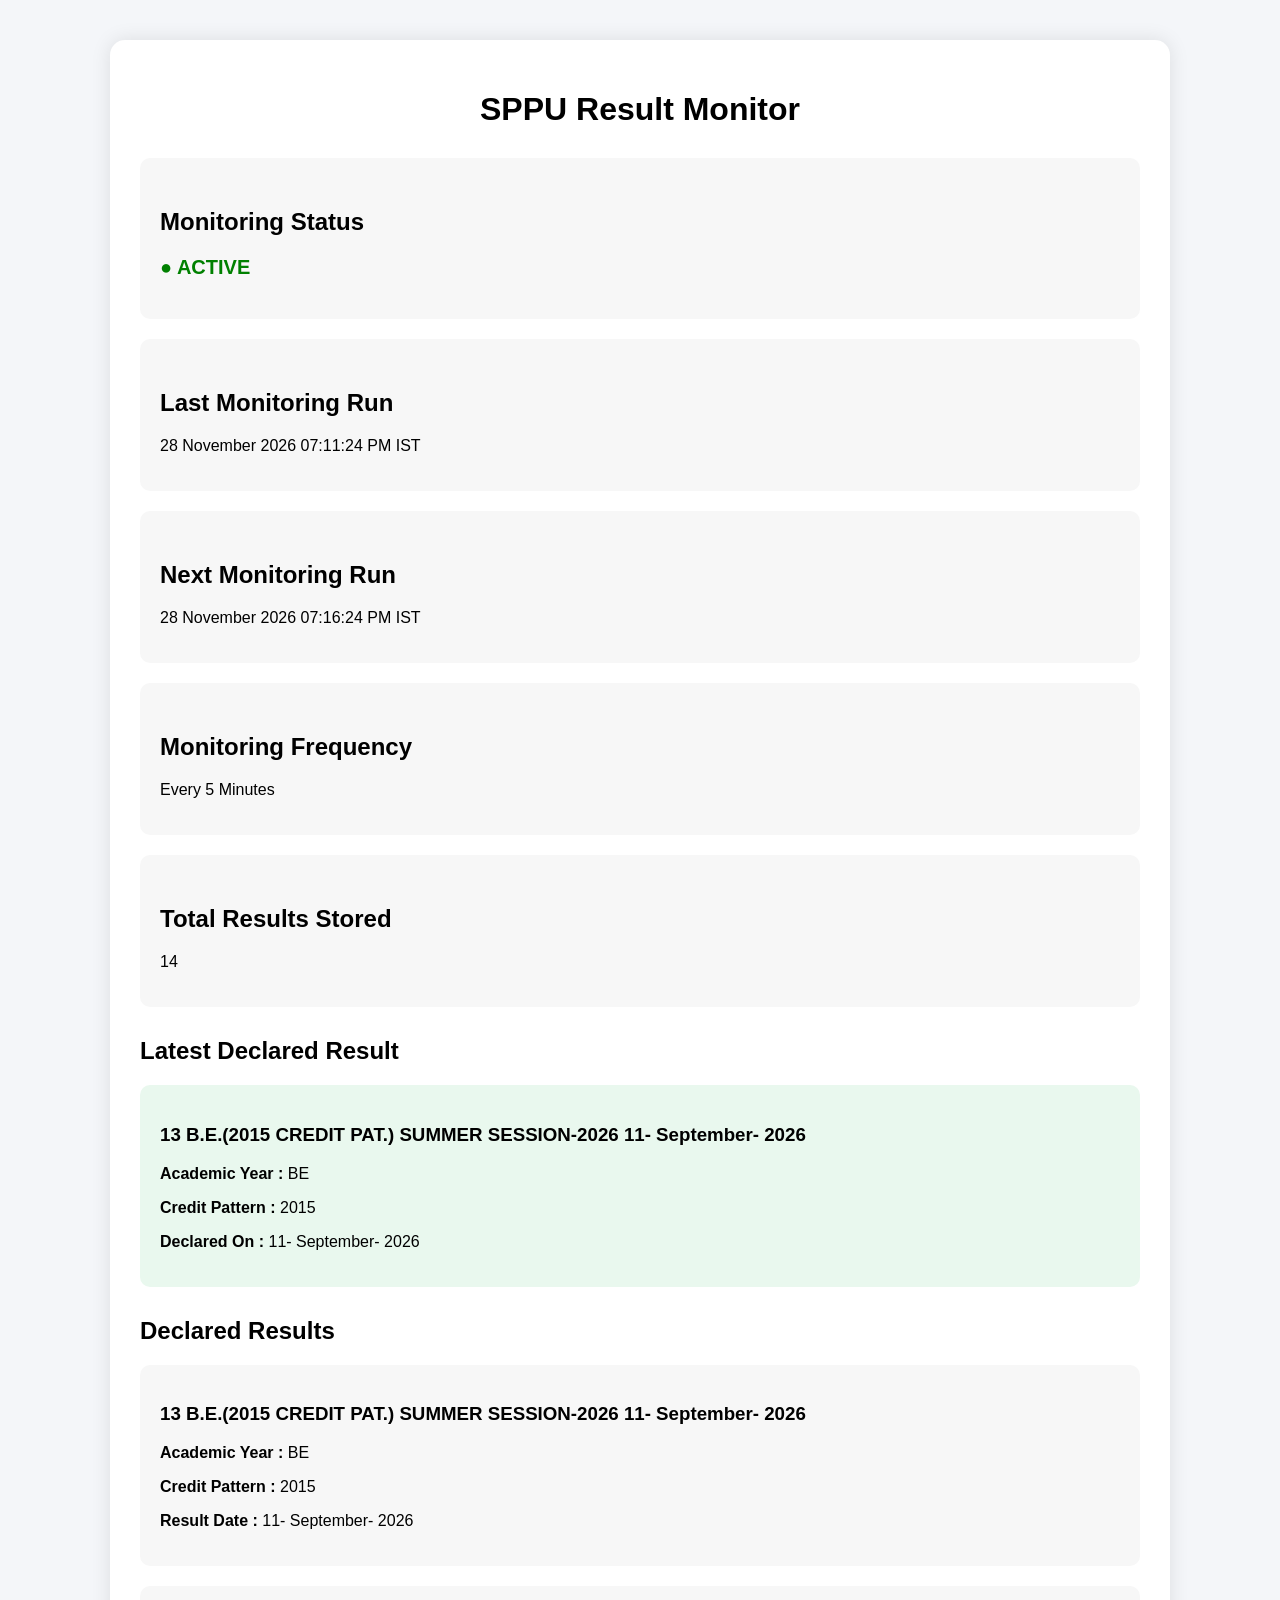
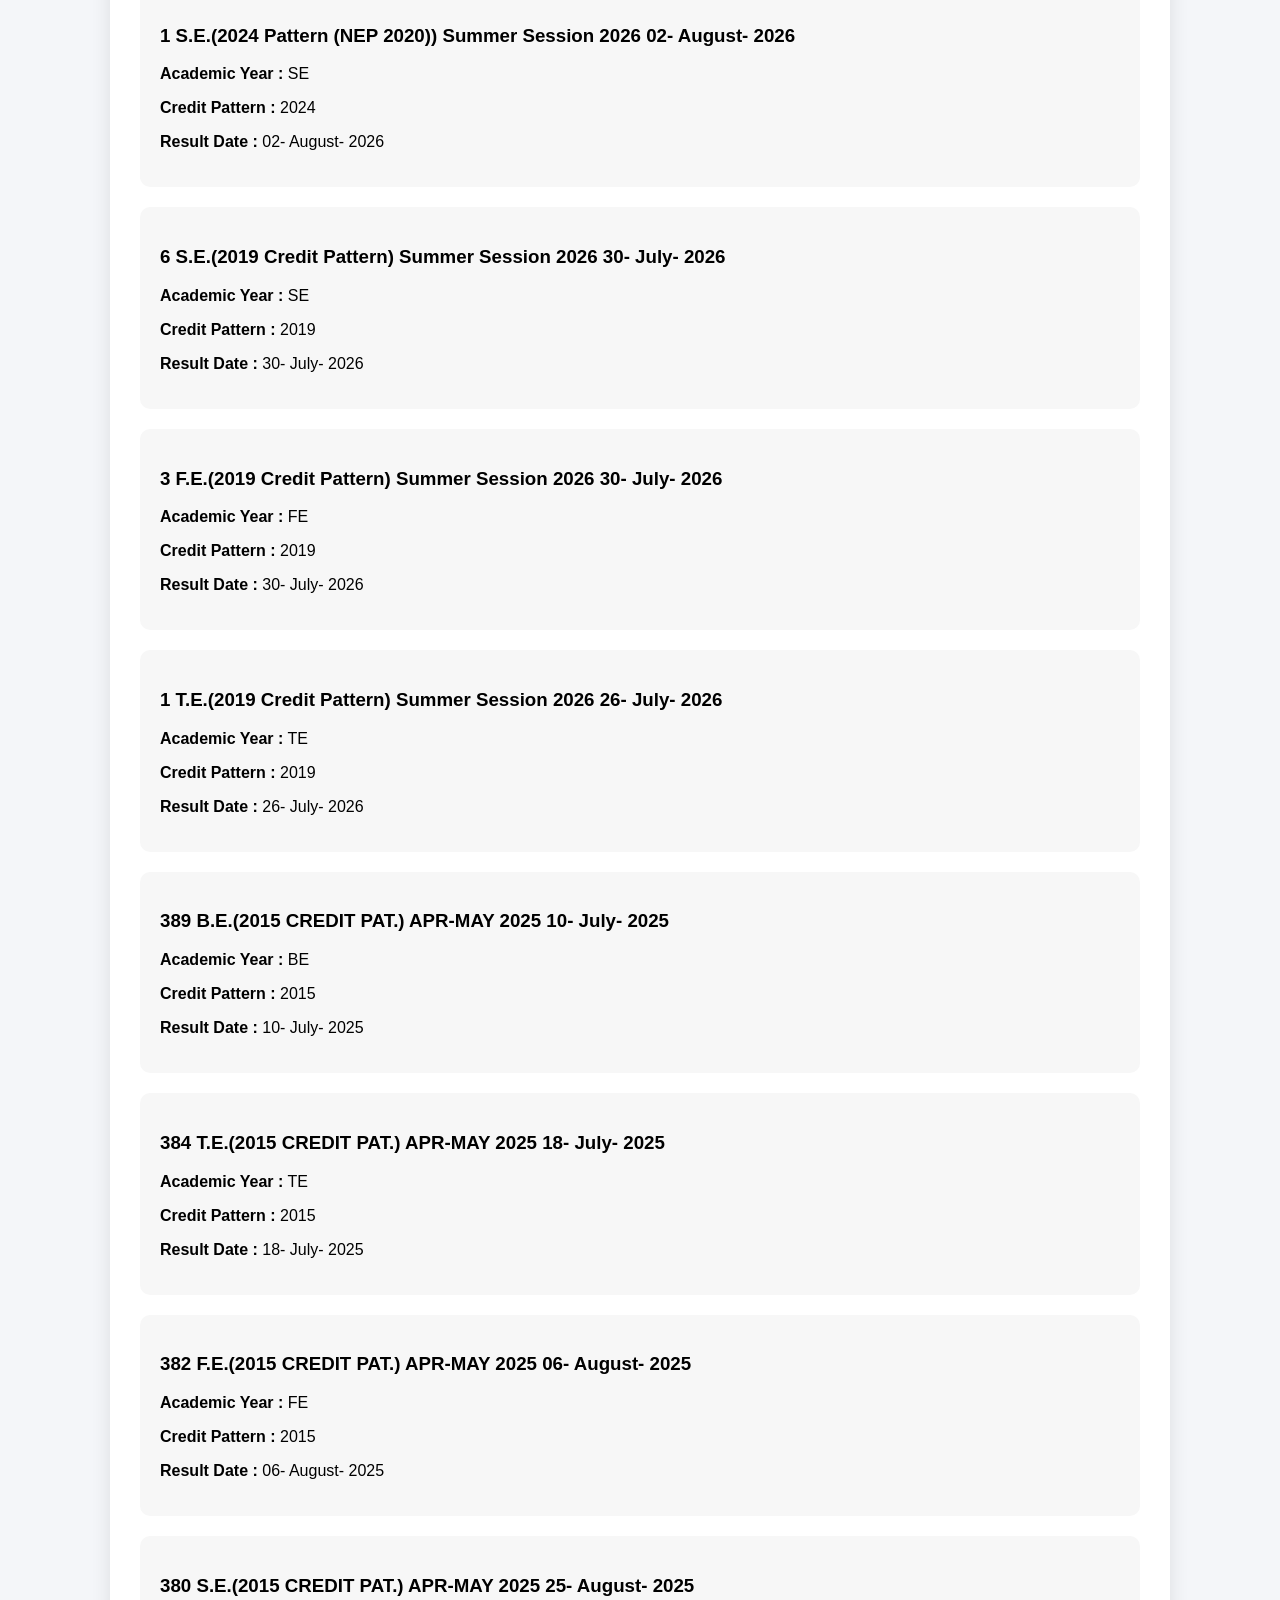
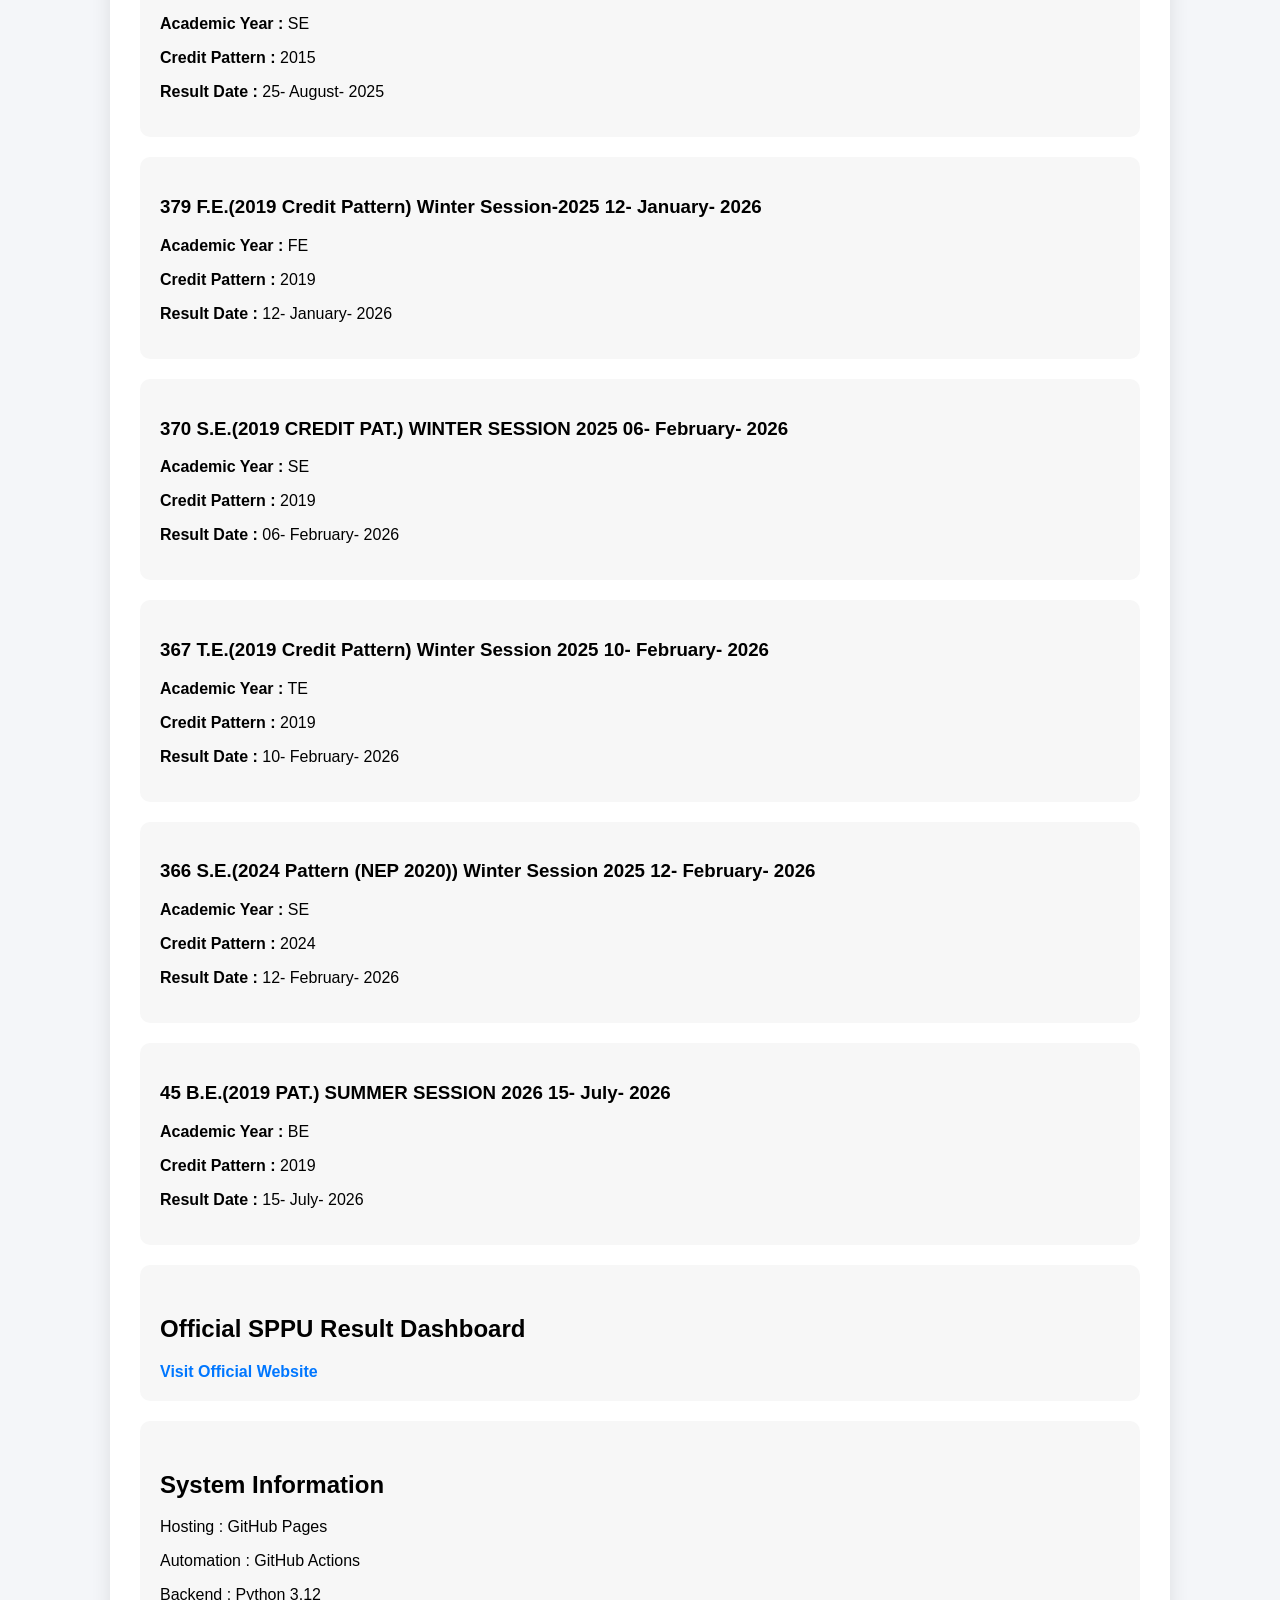
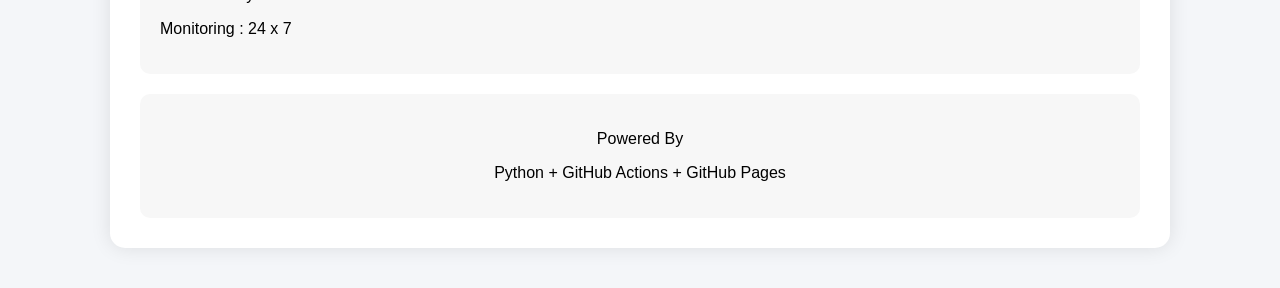
<file: docs/index.html>
<!DOCTYPE html>

<html>

<head>

<meta charset="UTF-8">

<meta name="viewport"
content="width=device-width, initial-scale=1.0">

<title>
SPPU Result Monitor
</title>

<link rel="stylesheet"
href="style.css">

</head>

<body>

<div class="container">

<h1>
SPPU Result Monitor
</h1>


<div class="status-box">

<h2>
Monitoring Status
</h2>

<p class="active-status">
● ACTIVE
</p>

</div>


<div class="info-box">

<h2>
Last Monitoring Run
</h2>

<p>
28 November 2026 07:11:24 PM IST
</p>

</div>


<div class="info-box">

<h2>
Next Monitoring Run
</h2>

<p>
28 November 2026 07:16:24 PM IST
</p>

</div>


<div class="info-box">

<h2>
Monitoring Frequency
</h2>

<p>
Every 5 Minutes
</p>

</div>


<div class="info-box">

<h2>
Total Results Stored
</h2>

<p>
14
</p>

</div>


<h2>
Latest Declared Result
</h2>


            <div class="latest-result">

                <h3>13 B.E.(2015 CREDIT PAT.) SUMMER SESSION-2026 11- September- 2026</h3>

                <p>
                <b>Academic Year :</b>
                BE
                </p>

                <p>
                <b>Credit Pattern :</b>
                2015
                </p>

                <p>
                <b>Declared On :</b>
                11- September- 2026
                </p>

            </div>
            


<h2>
Declared Results
</h2>



            <div class="result-card">

                <h3>
                13 B.E.(2015 CREDIT PAT.) SUMMER SESSION-2026 11- September- 2026
                </h3>

                <p>
                <b>Academic Year :</b>
                BE
                </p>

                <p>
                <b>Credit Pattern :</b>
                2015
                </p>

                <p>
                <b>Result Date :</b>
                11- September- 2026
                </p>

            </div>

            

            <div class="result-card">

                <h3>
                1 S.E.(2024 Pattern (NEP 2020)) Summer Session 2026 02- August- 2026
                </h3>

                <p>
                <b>Academic Year :</b>
                SE
                </p>

                <p>
                <b>Credit Pattern :</b>
                2024
                </p>

                <p>
                <b>Result Date :</b>
                02- August- 2026
                </p>

            </div>

            

            <div class="result-card">

                <h3>
                6 S.E.(2019 Credit Pattern) Summer Session 2026 30- July- 2026
                </h3>

                <p>
                <b>Academic Year :</b>
                SE
                </p>

                <p>
                <b>Credit Pattern :</b>
                2019
                </p>

                <p>
                <b>Result Date :</b>
                30- July- 2026
                </p>

            </div>

            

            <div class="result-card">

                <h3>
                3 F.E.(2019 Credit Pattern) Summer Session 2026 30- July- 2026
                </h3>

                <p>
                <b>Academic Year :</b>
                FE
                </p>

                <p>
                <b>Credit Pattern :</b>
                2019
                </p>

                <p>
                <b>Result Date :</b>
                30- July- 2026
                </p>

            </div>

            

            <div class="result-card">

                <h3>
                1 T.E.(2019 Credit Pattern) Summer Session 2026 26- July- 2026
                </h3>

                <p>
                <b>Academic Year :</b>
                TE
                </p>

                <p>
                <b>Credit Pattern :</b>
                2019
                </p>

                <p>
                <b>Result Date :</b>
                26- July- 2026
                </p>

            </div>

            

            <div class="result-card">

                <h3>
                389 B.E.(2015 CREDIT PAT.) APR-MAY 2025 10- July- 2025
                </h3>

                <p>
                <b>Academic Year :</b>
                BE
                </p>

                <p>
                <b>Credit Pattern :</b>
                2015
                </p>

                <p>
                <b>Result Date :</b>
                10- July- 2025
                </p>

            </div>

            

            <div class="result-card">

                <h3>
                384 T.E.(2015 CREDIT PAT.) APR-MAY 2025 18- July- 2025
                </h3>

                <p>
                <b>Academic Year :</b>
                TE
                </p>

                <p>
                <b>Credit Pattern :</b>
                2015
                </p>

                <p>
                <b>Result Date :</b>
                18- July- 2025
                </p>

            </div>

            

            <div class="result-card">

                <h3>
                382 F.E.(2015 CREDIT PAT.) APR-MAY 2025 06- August- 2025
                </h3>

                <p>
                <b>Academic Year :</b>
                FE
                </p>

                <p>
                <b>Credit Pattern :</b>
                2015
                </p>

                <p>
                <b>Result Date :</b>
                06- August- 2025
                </p>

            </div>

            

            <div class="result-card">

                <h3>
                380 S.E.(2015 CREDIT PAT.) APR-MAY 2025 25- August- 2025
                </h3>

                <p>
                <b>Academic Year :</b>
                SE
                </p>

                <p>
                <b>Credit Pattern :</b>
                2015
                </p>

                <p>
                <b>Result Date :</b>
                25- August- 2025
                </p>

            </div>

            

            <div class="result-card">

                <h3>
                379 F.E.(2019 Credit Pattern) Winter Session-2025 12- January- 2026
                </h3>

                <p>
                <b>Academic Year :</b>
                FE
                </p>

                <p>
                <b>Credit Pattern :</b>
                2019
                </p>

                <p>
                <b>Result Date :</b>
                12- January- 2026
                </p>

            </div>

            

            <div class="result-card">

                <h3>
                370 S.E.(2019 CREDIT PAT.) WINTER SESSION 2025 06- February- 2026
                </h3>

                <p>
                <b>Academic Year :</b>
                SE
                </p>

                <p>
                <b>Credit Pattern :</b>
                2019
                </p>

                <p>
                <b>Result Date :</b>
                06- February- 2026
                </p>

            </div>

            

            <div class="result-card">

                <h3>
                367 T.E.(2019 Credit Pattern) Winter Session 2025 10- February- 2026
                </h3>

                <p>
                <b>Academic Year :</b>
                TE
                </p>

                <p>
                <b>Credit Pattern :</b>
                2019
                </p>

                <p>
                <b>Result Date :</b>
                10- February- 2026
                </p>

            </div>

            

            <div class="result-card">

                <h3>
                366 S.E.(2024 Pattern (NEP 2020)) Winter Session 2025 12- February- 2026
                </h3>

                <p>
                <b>Academic Year :</b>
                SE
                </p>

                <p>
                <b>Credit Pattern :</b>
                2024
                </p>

                <p>
                <b>Result Date :</b>
                12- February- 2026
                </p>

            </div>

            

            <div class="result-card">

                <h3>
                45 B.E.(2019 PAT.) SUMMER SESSION 2026 15- July- 2026
                </h3>

                <p>
                <b>Academic Year :</b>
                BE
                </p>

                <p>
                <b>Credit Pattern :</b>
                2019
                </p>

                <p>
                <b>Result Date :</b>
                15- July- 2026
                </p>

            </div>

            


<div class="official-link">

<h2>
Official SPPU Result Dashboard
</h2>

<a href="https://onlineresults.unipune.ac.in/Result/Dashboard/Default"
target="_blank">

Visit Official Website

</a>

</div>


<div class="system-info">

<h2>
System Information
</h2>

<p>
Hosting : GitHub Pages
</p>

<p>
Automation : GitHub Actions
</p>

<p>
Backend : Python 3.12
</p>

<p>
Monitoring : 24 x 7
</p>

</div>


<div class="footer">

<p>
Powered By
</p>

<p>
Python + GitHub Actions + GitHub Pages
</p>

</div>

</div>

</body>

</html>
</file>
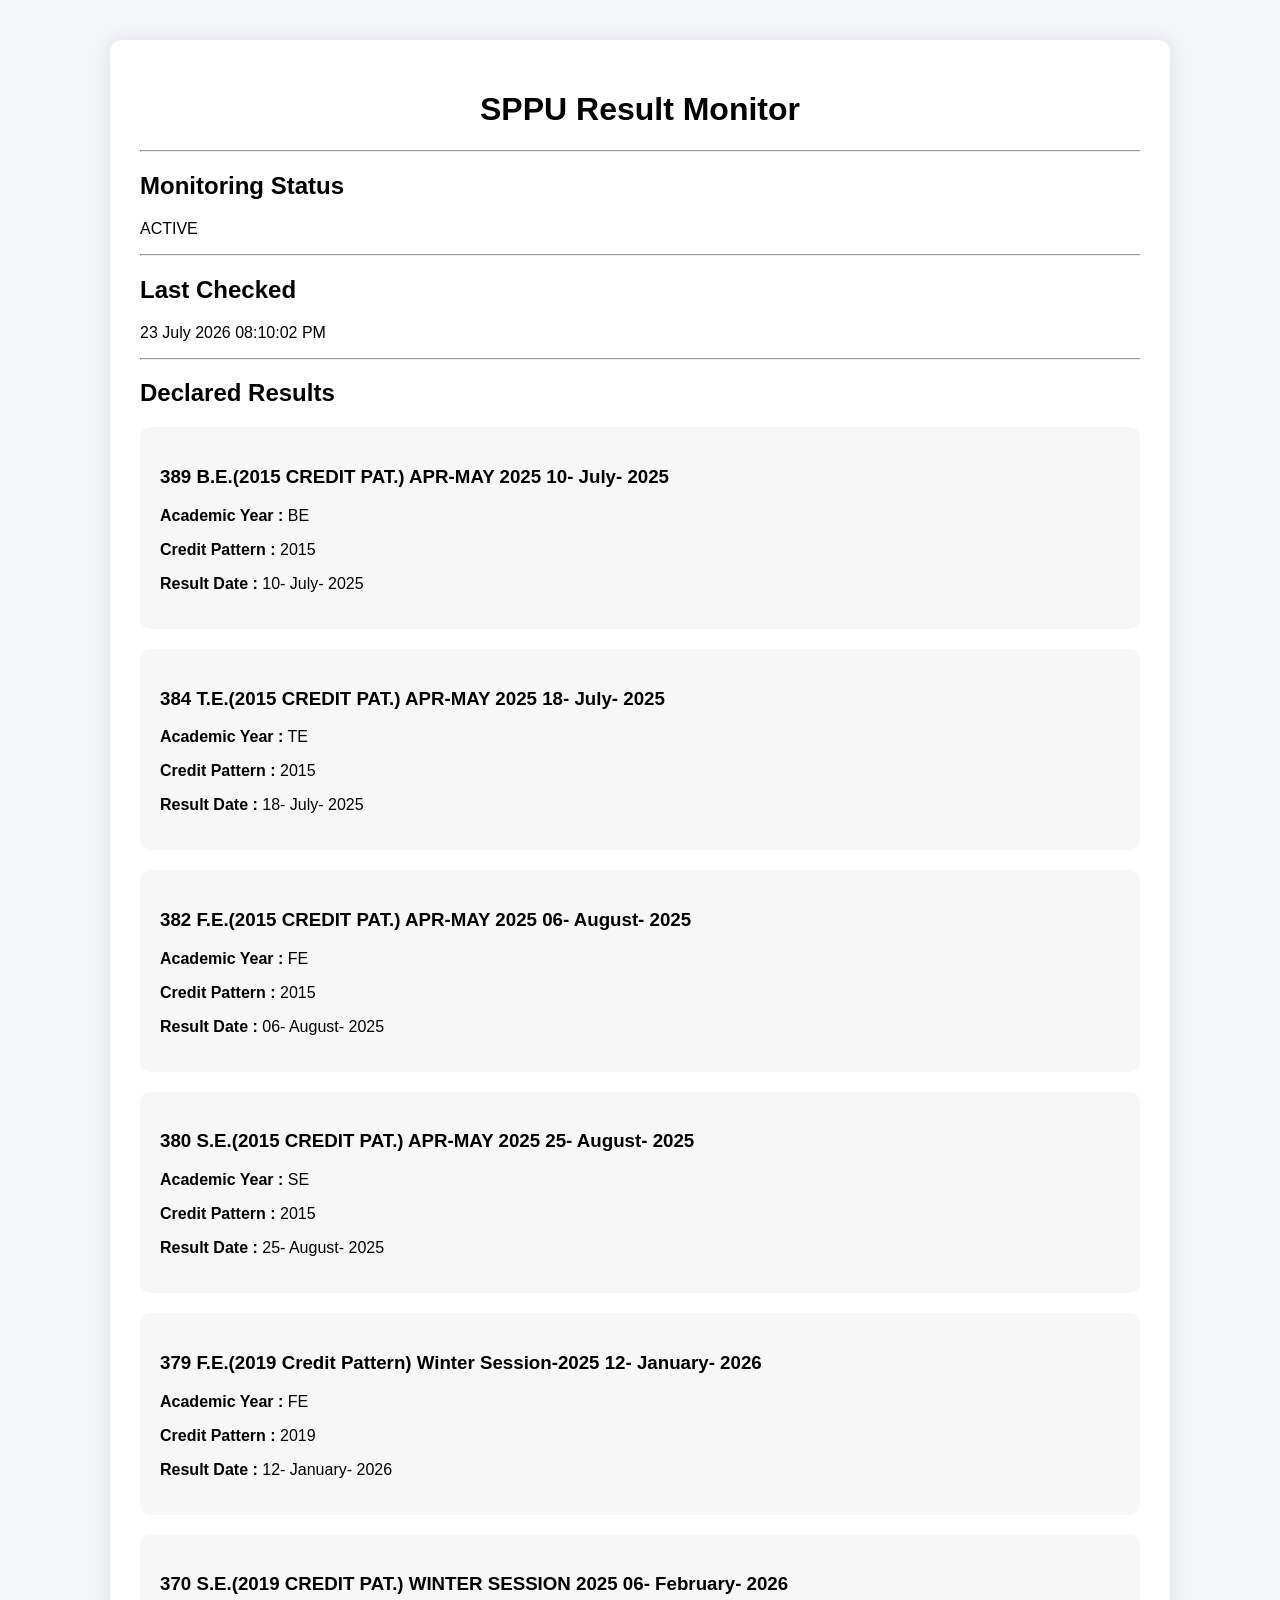
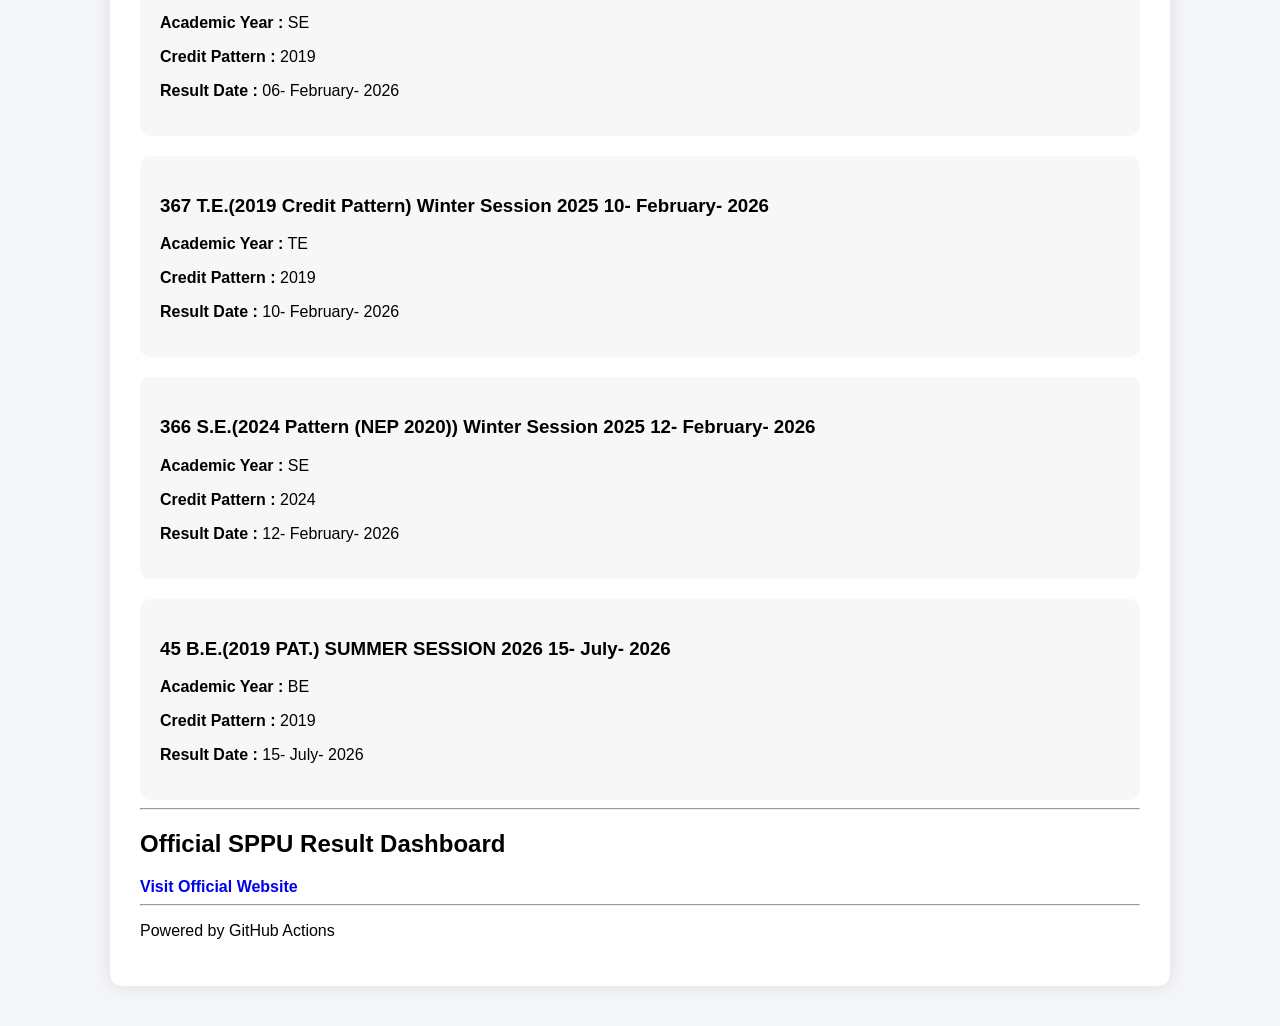
<file: website/index.html>
<!DOCTYPE html>

<html>

<head>

<title>
SPPU Result Monitor
</title>

<link
rel="stylesheet"
href="style.css"
>

</head>

<body>

<div class="container">

<h1>
SPPU Result Monitor
</h1>

<hr>

<h2>
Monitoring Status
</h2>

<p>
ACTIVE
</p>

<hr>

<h2>
Last Checked
</h2>

<p>
23 July 2026 08:10:02 PM
</p>

<hr>

<h2>
Declared Results
</h2>



            <div class="result-card">

                <h3>
                    389 B.E.(2015 CREDIT PAT.) APR-MAY 2025 10- July- 2025
                </h3>

                <p>
                    <b>Academic Year :</b>
                    BE
                </p>

                <p>
                    <b>Credit Pattern :</b>
                    2015
                </p>

                <p>
                    <b>Result Date :</b>
                    10- July- 2025
                </p>

            </div>

            

            <div class="result-card">

                <h3>
                    384 T.E.(2015 CREDIT PAT.) APR-MAY 2025 18- July- 2025
                </h3>

                <p>
                    <b>Academic Year :</b>
                    TE
                </p>

                <p>
                    <b>Credit Pattern :</b>
                    2015
                </p>

                <p>
                    <b>Result Date :</b>
                    18- July- 2025
                </p>

            </div>

            

            <div class="result-card">

                <h3>
                    382 F.E.(2015 CREDIT PAT.) APR-MAY 2025 06- August- 2025
                </h3>

                <p>
                    <b>Academic Year :</b>
                    FE
                </p>

                <p>
                    <b>Credit Pattern :</b>
                    2015
                </p>

                <p>
                    <b>Result Date :</b>
                    06- August- 2025
                </p>

            </div>

            

            <div class="result-card">

                <h3>
                    380 S.E.(2015 CREDIT PAT.) APR-MAY 2025 25- August- 2025
                </h3>

                <p>
                    <b>Academic Year :</b>
                    SE
                </p>

                <p>
                    <b>Credit Pattern :</b>
                    2015
                </p>

                <p>
                    <b>Result Date :</b>
                    25- August- 2025
                </p>

            </div>

            

            <div class="result-card">

                <h3>
                    379 F.E.(2019 Credit Pattern) Winter Session-2025 12- January- 2026
                </h3>

                <p>
                    <b>Academic Year :</b>
                    FE
                </p>

                <p>
                    <b>Credit Pattern :</b>
                    2019
                </p>

                <p>
                    <b>Result Date :</b>
                    12- January- 2026
                </p>

            </div>

            

            <div class="result-card">

                <h3>
                    370 S.E.(2019 CREDIT PAT.) WINTER SESSION 2025 06- February- 2026
                </h3>

                <p>
                    <b>Academic Year :</b>
                    SE
                </p>

                <p>
                    <b>Credit Pattern :</b>
                    2019
                </p>

                <p>
                    <b>Result Date :</b>
                    06- February- 2026
                </p>

            </div>

            

            <div class="result-card">

                <h3>
                    367 T.E.(2019 Credit Pattern) Winter Session 2025 10- February- 2026
                </h3>

                <p>
                    <b>Academic Year :</b>
                    TE
                </p>

                <p>
                    <b>Credit Pattern :</b>
                    2019
                </p>

                <p>
                    <b>Result Date :</b>
                    10- February- 2026
                </p>

            </div>

            

            <div class="result-card">

                <h3>
                    366 S.E.(2024 Pattern (NEP 2020)) Winter Session 2025 12- February- 2026
                </h3>

                <p>
                    <b>Academic Year :</b>
                    SE
                </p>

                <p>
                    <b>Credit Pattern :</b>
                    2024
                </p>

                <p>
                    <b>Result Date :</b>
                    12- February- 2026
                </p>

            </div>

            

            <div class="result-card">

                <h3>
                    45 B.E.(2019 PAT.) SUMMER SESSION 2026 15- July- 2026
                </h3>

                <p>
                    <b>Academic Year :</b>
                    BE
                </p>

                <p>
                    <b>Credit Pattern :</b>
                    2019
                </p>

                <p>
                    <b>Result Date :</b>
                    15- July- 2026
                </p>

            </div>

            

<hr>

<h2>
Official SPPU Result Dashboard
</h2>

<a href="https://onlineresults.unipune.ac.in/Result/Dashboard/Default">
Visit Official Website
</a>

<hr>

<p>
Powered by GitHub Actions
</p>

</div>

</body>

</html>
</file>
<file: docs/style.css>
body{

    font-family:Arial,sans-serif;

    background:#f4f6f9;

    margin:0;

    padding:40px;

}


.container{

    max-width:1000px;

    margin:auto;

    background:white;

    padding:30px;

    border-radius:15px;

    box-shadow:0 0 20px rgba(
    0,0,0,0.1);

}


h1{

    text-align:center;

    margin-bottom:30px;

}


h2{

    margin-top:30px;

}


.status-box,
.info-box,
.system-info,
.footer,
.official-link,
.result-card,
.latest-result{

    padding:20px;

    margin-top:20px;

    border-radius:10px;

    background:#f7f7f7;

}


.active-status{

    color:green;

    font-weight:bold;

    font-size:20px;

}


.result-card{

    margin-bottom:20px;

}


.latest-result{

    background:#e9f8ee;

}


a{

    text-decoration:none;

    font-weight:bold;

    color:#0077ff;

}


.footer{

    text-align:center;

}


@media(max-width:768px){

.container{

    padding:20px;

}

}
</file>
<file: website/style.css>
body {

    font-family: Arial, sans-serif;

    background-color: #f4f6f9;

    margin: 0;

    padding: 40px;

}


.container {

    max-width: 1000px;

    margin: auto;

    background-color: white;

    padding: 30px;

    border-radius: 12px;

    box-shadow: 0 0 20px rgba(
        0,
        0,
        0,
        0.1
    );

}


h1 {

    text-align: center;

}


.result-card {

    margin-top: 20px;

    padding: 20px;

    border-radius: 10px;

    background-color: #f7f7f7;

}


a {

    text-decoration: none;

    font-weight: bold;

}
</file>
